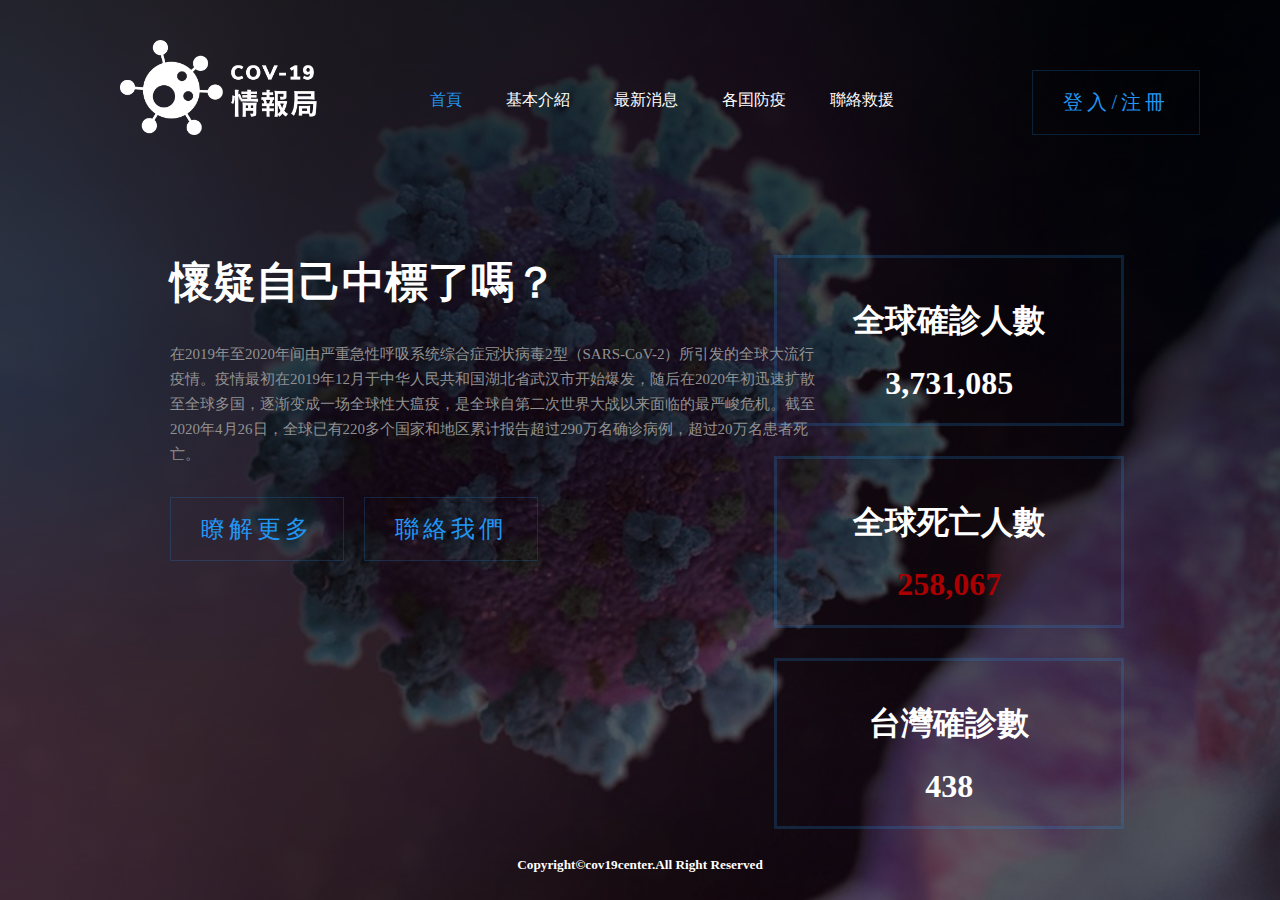
<file: index.html>
<!doctype html>
<html>
<head>
<meta charset="utf-8">
<title>COV-19 情報局</title>

<link rel="stylesheet" href="css/style.css">
<style type="text/css">
	
	#learnmore{
		float: left;
		margin: 0 10px 0 30px;
	}
	
	.inner{
		float: right;
		width: 40%;
	}
	
	.col{
		margin: 30px;
		padding-top: 20px;
		text-align: center;
		border: 3px solid #2196f333;
	}
	
	#deaths{
		color: #AA0002;
	}
	
</style>

	
</head>

<body>
	<div class="container">
		<div class="menu">
			<div class="nav-logo">
				<img src="imgs/logo.png" alt="">
			</div>
			<ul>
				<li class="nav-item" id="active"><a href="index.html">首頁</a></li>
				<li class="nav-item"><a href="index02.html">基本介紹</a></li>
				<li class="nav-item"><a href="index03.html">最新消息</a></li>
				<li class="nav-item"><a href="index04.html">各囯防疫</a></li>
				<li class="nav-item"><a href="index05.html">聯絡救援</a></li>
			</ul>
			
			<div class="signup-btn"><a href="#"><span>登入/注冊</span></a></div>
		</div>

		<div class="banner">
			<div class="app-text">
				<h1>懷疑自己中標了嗎？</h1>
				<p>在2019年至2020年间由严重急性呼吸系统综合症冠状病毒2型（SARS-CoV-2）所引发的全球大流行疫情。疫情最初在2019年12月于中华人民共和国湖北省武汉市开始爆发，随后在2020年初迅速扩散至全球多国，逐渐变成一场全球性大瘟疫，是全球自第二次世界大战以来面临的最严峻危机。截至2020年4月26日，全球已有220多个国家和地区累计报告超过290万名确诊病例，超过20万名患者死亡。
				</p>
				
				<div class="cta-btn" id="learnmore">
					<a href="index02.html">瞭解更多</a>
				</div>
				
				<div class="cta-btn" id="contactus">
					<a href="index05.html">聯絡我們</a>
				</div>
			</div>
			
			<div class="num">
				<div class="inner">
					<div class="col">
						<h1>全球確診人數</h1>
						<div class="counter"><h1>3,731,085</h1></div>
					</div>
					
					<div class="col">
						<h1>全球死亡人數</h1>
						<div class="counter" id="deaths"><h1>258,067</h1></div>
					</div>
					
					<div class="col">
						<h1>台灣確診數</h1>
						<div class="counter"><h1>438</h1></div>
					</div>
				</div>
			</div>
		</div>
		
		<footer><h5>Copyright©cov19center.All Right Reserved</h5></footer>
	</div>
	
	
	
    <script src="jquery.counterup.min.js"></script>
	
	<script>
      jQuery(document).ready(function($))
	  {
		$('.counter').counterUp({
			delay: 10,
			time: 1000
		});
			};
    </script>
	

</body>
</html>
</file>
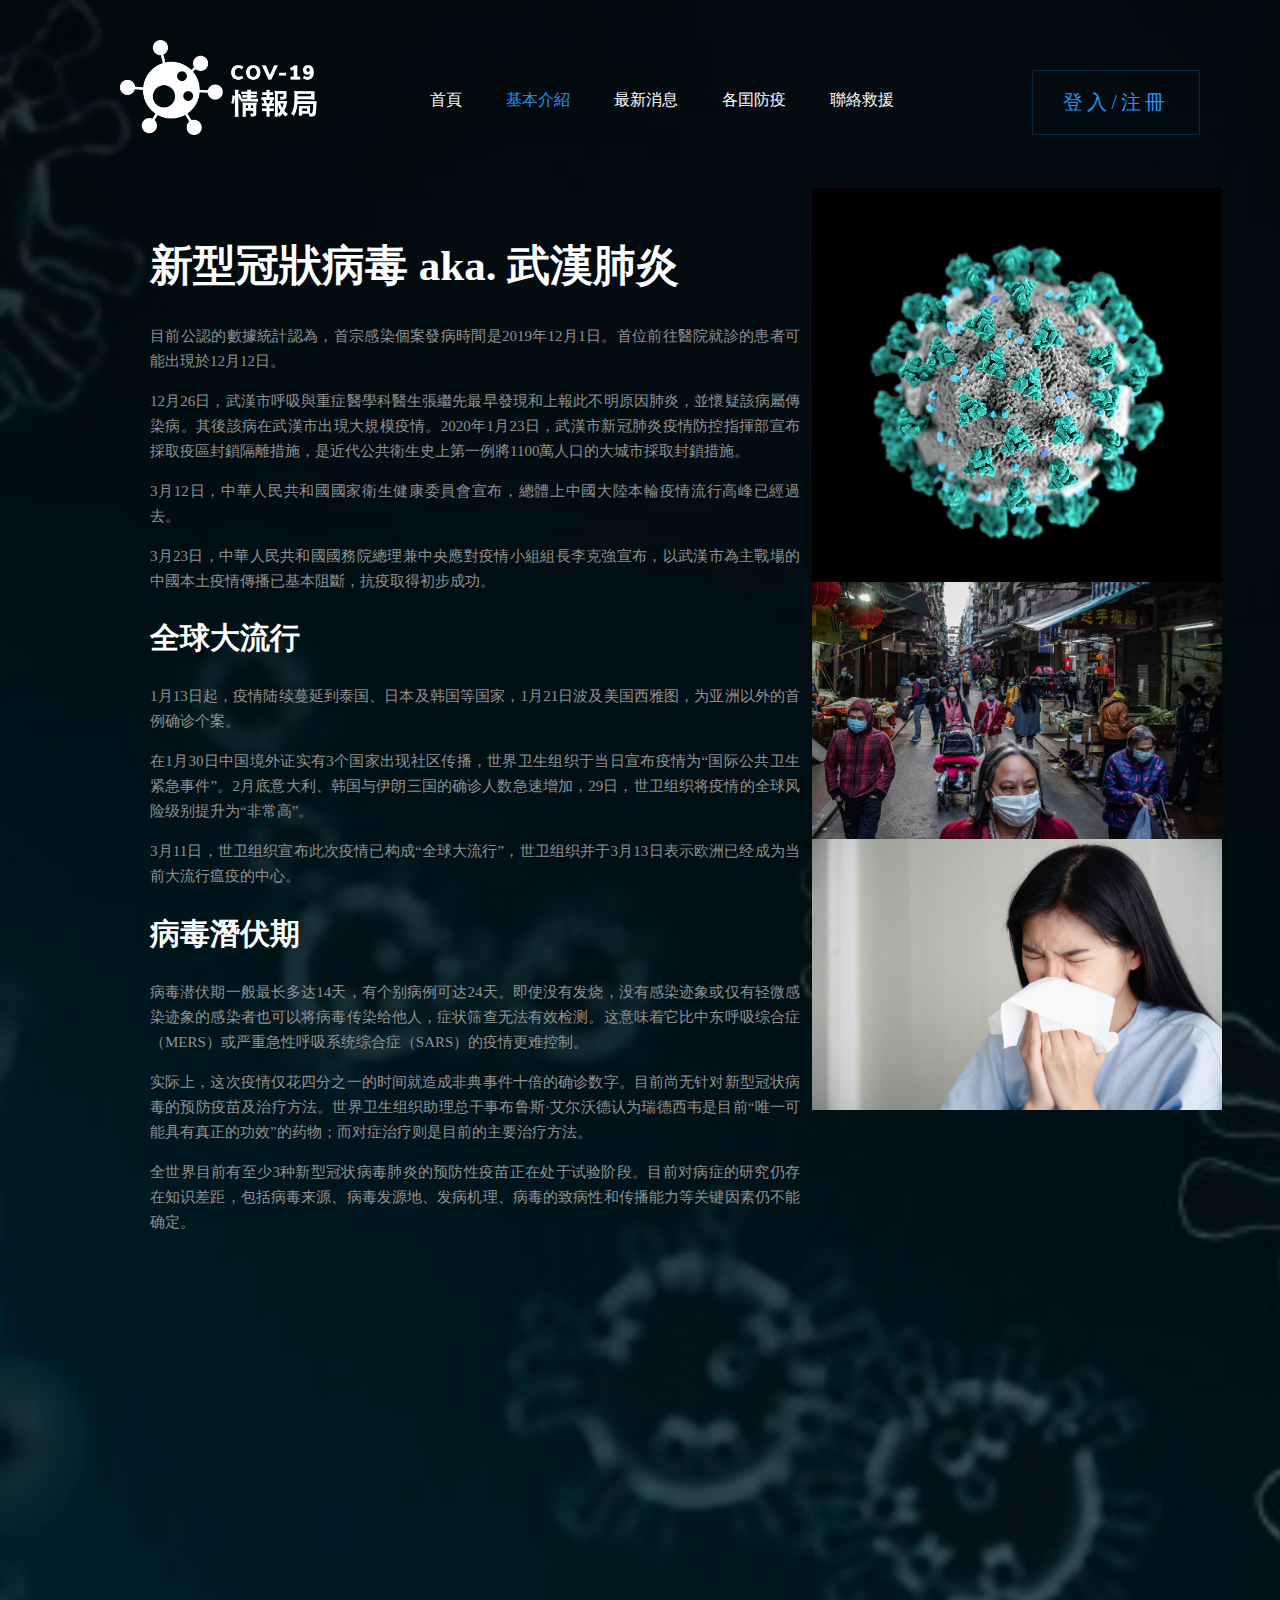
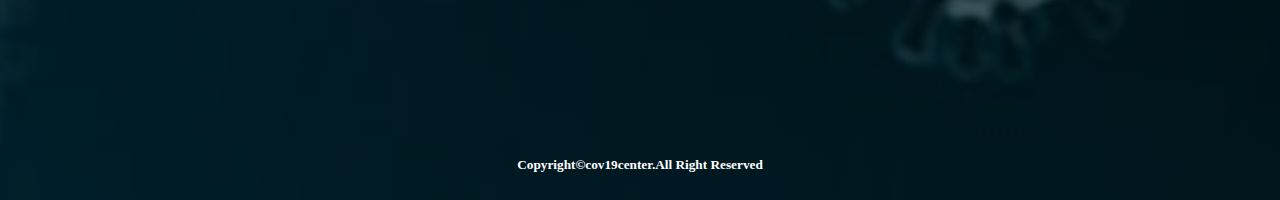
<file: index02.html>
<!doctype html>
<html>
<head>
<meta charset="utf-8">
<title>COV-19情報局 基本介紹</title>
	
<link rel="stylesheet" href="css/style.css">
<style type="text/css">
	
	.container-1{
		margin: 0 auto;
		height: 200vh;
		background-image: linear-gradient(rgba(0,0,0,0.8),rgba(0,0,0,0.6)),url(imgs/container1_img.jpg);
		background-position: center;
		background-size: cover;
		overflow-x: hidden;
		position: relative;
	}
	
	#content{
		margin:0 150px;
		width: 80%;
		position: absolute;
		color: #fff;
	}
	
	.content-text{
		width: 50%;
		float: left;
	}
	
	.content-text h1{
		font-size: 43px;
		width: 640px;
		position: relative;
	}
	
	.content-text h2{
		font-size: 30px;
		width: 640px;
		position: relative;
	}
	
	.content-text p{
		width: 650px;
		font-size: 15px;
		line-height: 25px;
		color: #919191;
		text-align:justify;
	}
	
	
	
</style>
</head>

<body>
	<div class="container-1">
		<div class="menu">
			<div class="nav-logo">
				<img src="imgs/logo.png" alt="">
			</div>
			<ul>
				<li class="nav-item"><a href="index.html">首頁</a></li>
				<li class="nav-item" id="active"><a href="index2.html">基本介紹</a></li>
				<li class="nav-item"><a href="index03.html">最新消息</a></li>
				<li class="nav-item"><a href="index04.html">各囯防疫</a></li>
				<li class="nav-item"><a href="index05.html">聯絡救援</a></li>
			</ul>
			
			<div class="signup-btn"><a href="#"><span>登入/注冊</span></a></div>
		</div>
		
		<div id="content">
			<div class="content-text">
				<h1>新型冠狀病毒 aka. 武漢肺炎</h1>
				<p>目前公認的數據統計認為，首宗感染個案發病時間是2019年12月1日。首位前往醫院就診的患者可能出現於12月12日。</p>
				<p>12月26日，武漢市呼吸與重症醫學科醫生張繼先最早發現和上報此不明原因肺炎，並懷疑該病屬傳染病。其後該病在武漢市出現大規模疫情。2020年1月23日，武漢市新冠肺炎疫情防控指揮部宣布採取疫區封鎖隔離措施，是近代公共衛生史上第一例將1100萬人口的大城市採取封鎖措施。</p>
				<p>3月12日，中華人民共和國國家衛生健康委員會宣布，總體上中國大陸本輪疫情流行高峰已經過去。</p>
				<p>3月23日，中華人民共和國國務院總理兼中央應對疫情小組組長李克強宣布，以武漢市為主戰場的中國本土疫情傳播已基本阻斷，抗疫取得初步成功。</p>
				
				<h2>全球大流行</h2>
				<p>1月13日起，疫情陆续蔓延到泰国、日本及韩国等国家，1月21日波及美国西雅图，为亚洲以外的首例确诊个案。</p>
				<p>在1月30日中国境外证实有3个国家出现社区传播，世界卫生组织于当日宣布疫情为“国际公共卫生紧急事件”。2月底意大利、韩国与伊朗三国的确诊人数急速增加，29日，世卫组织将疫情的全球风险级别提升为“非常高”。</p>
				<p>3月11日，世卫组织宣布此次疫情已构成“全球大流行”，世卫组织并于3月13日表示欧洲已经成为当前大流行瘟疫的中心。</p>
				
				<h2>病毒潛伏期</h2>
				<p>病毒潜伏期一般最长多达14天，有个别病例可达24天。即使没有发烧，没有感染迹象或仅有轻微感染迹象的感染者也可以将病毒传染给他人，症状筛查无法有效检测。这意味着它比中东呼吸综合症（MERS）或严重急性呼吸系统综合症（SARS）的疫情更难控制。</p>
				<p>实际上，这次疫情仅花四分之一的时间就造成非典事件十倍的确诊数字。目前尚无针对新型冠状病毒的预防疫苗及治疗方法。世界卫生组织助理总干事布鲁斯·艾尔沃德认为瑞德西韦是目前“唯一可能具有真正的功效”的药物；而对症治疗则是目前的主要治疗方法。</p>
				<p>全世界目前有至少3种新型冠状病毒肺炎的预防性疫苗正在处于试验阶段。目前对病症的研究仍存在知识差距，包括病毒来源、病毒发源地、发病机理、病毒的致病性和传播能力等关键因素仍不能确定。</p>
			</div>
			
			<div class="app-picture">
				<img src="imgs/app-picture1.jpg" alt="">
				<img src="imgs/app-picture2.jpg" alt="">
				<img src="imgs/app-picture3.jpg" alt="">
			</div>
		</div>
		
		
		<footer><h5>Copyright©cov19center.All Right Reserved</h5></footer>
		
	</div>
	
	

</body>
</html>
</file>
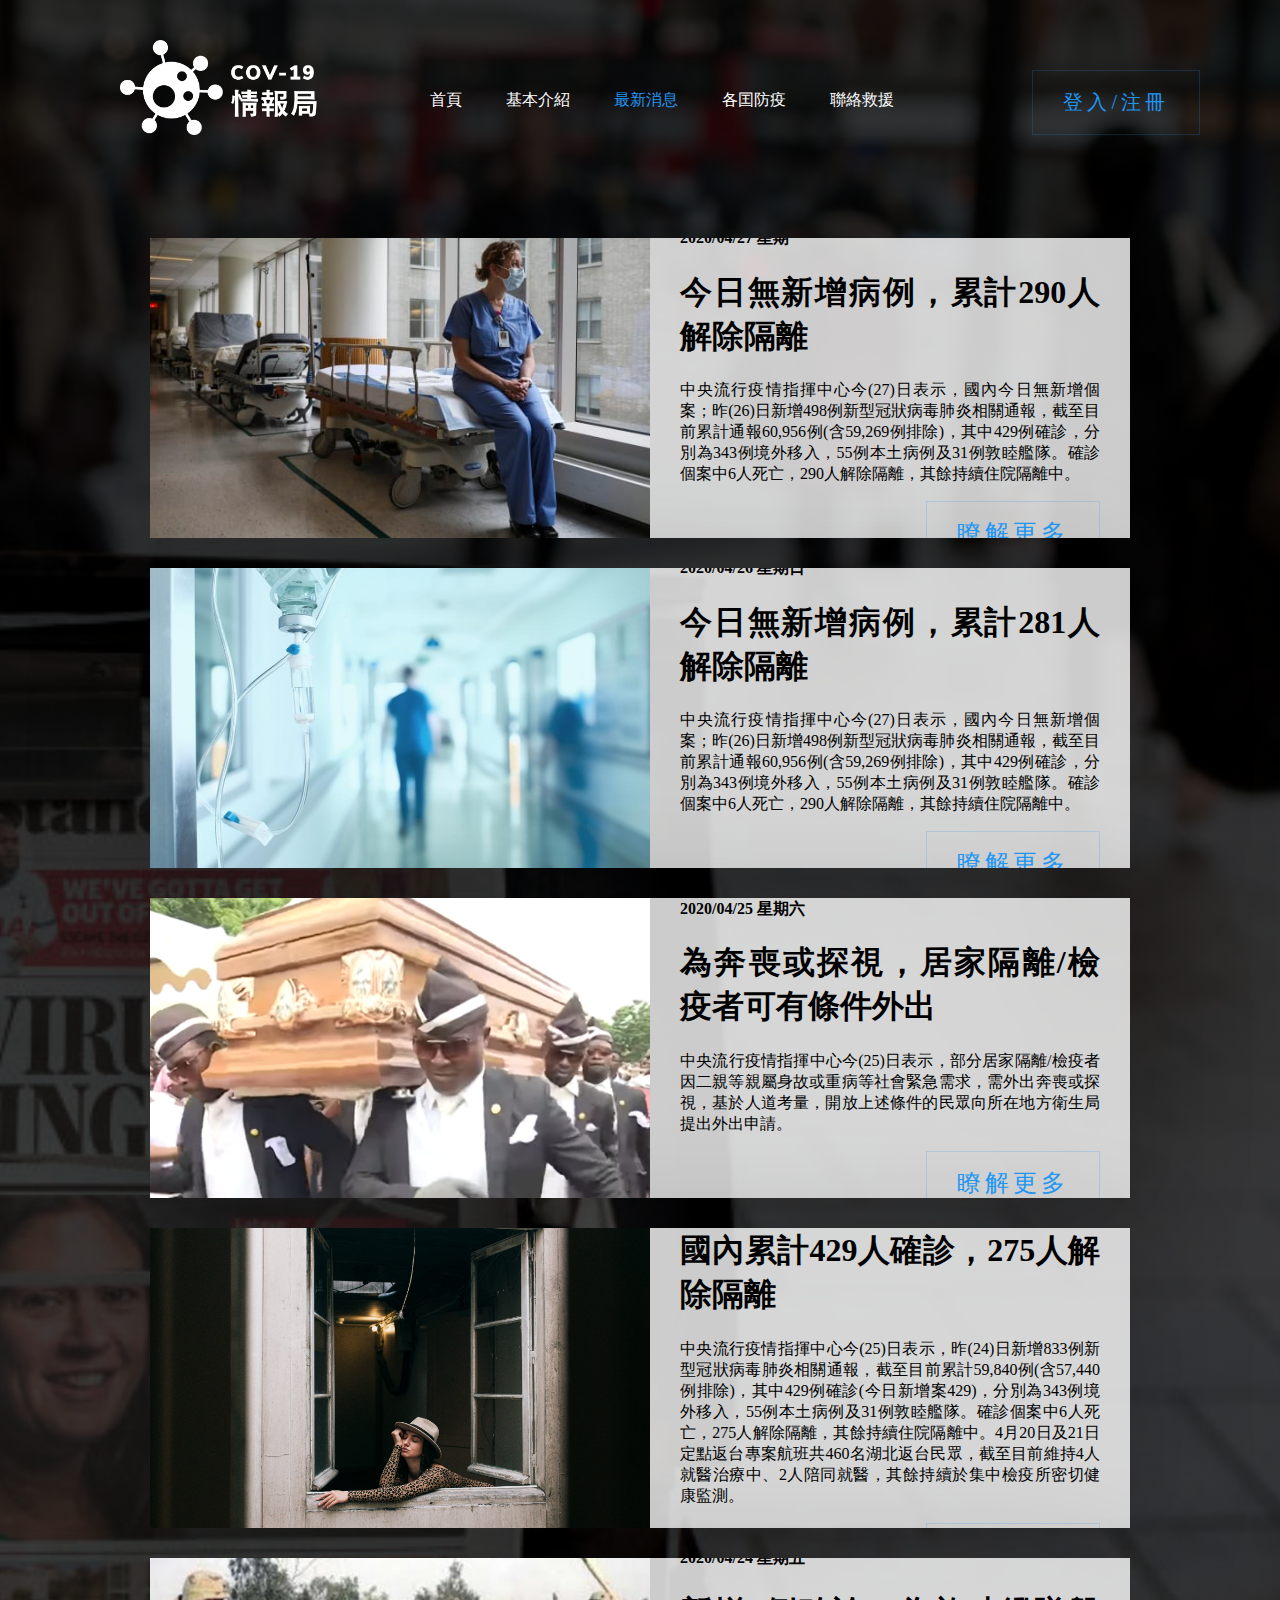
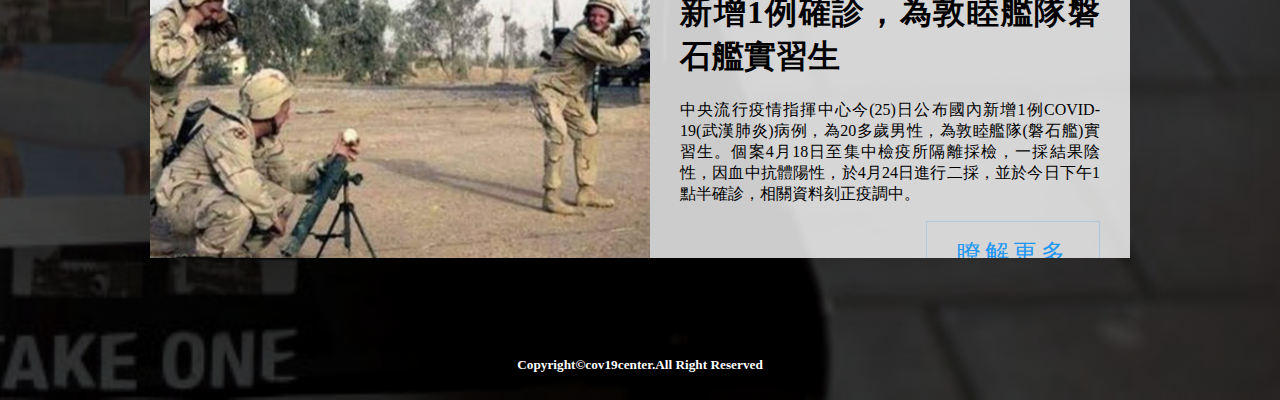
<file: index03.html>
<!doctype html>
<html>
<head>
<meta charset="utf-8">
<title>COV19情報局 最新消息</title>

<link rel="stylesheet" href="css/style.css">
<style type="text/css">
	
	.container-2{
		margin: 0 auto;
		height: 2000px;
		background-image: linear-gradient(rgba(0,0,0,0.8),rgba(0,0,0,0.6)),url(imgs/container2_img.jpg);
		background-position: center;
		background-size: cover;
		overflow-x: hidden;
		position: relative;
	}
	
	.news{
		margin:30px 150px;
		height: 300px;
		display: flex;
		align-items:center;
		background-color:rgba(255,255,255,0.8);
		box-shadow: 0 1.4rem 8rem rgba(0,0,0,.2);
		overflow: hidden;
	}
	
	.news .img-container{
		width: 500px;
		padding-top: 300px;
		overflow: hidden;
		position: absolute;
	}
	
	.news .img-container img{
		width:600px;
		position: absolute;
		top: 50%;
		left: 50%;
		transform: translate(-50%,-50%);
		
	}
	
	.news-info{
		position:relative;
		margin-left: 500px;
		text-align: justify;
		padding: 30px;
	}
	
	
	#news-cta{
		float: right;
	}
	
</style>
	
</head>

<body>
	<div class="container-2">
		<div class="menu">
			<div class="nav-logo">
				<img src="imgs/logo.png" alt="">
			</div>
			<ul>
				<li class="nav-item"><a href="index.html">首頁</a></li>
				<li class="nav-item"><a href="index02.html">基本介紹</a></li>
				<li class="nav-item"  id="active"><a href="index03.html">最新消息</a></li>
				<li class="nav-item"><a href="index04.html">各囯防疫</a></li>
				<li class="nav-item"><a href="index05.html">聯絡救援</a></li>
			</ul>
			
			<div class="signup-btn"><a href="#"><span>登入/注冊</span></a></div>
		</div>

		<div class="news">
			<div class="img-container">
				<img src="imgs/news1.jpeg" alt="">
			</div>
			
			<div class="news-info">
				<h4>2020/04/27 星期一</h4>
				<h1>今日無新增病例，累計290人解除隔離</h1>
				<p>中央流行疫情指揮中心今(27)日表示，國內今日無新增個案；昨(26)日新增498例新型冠狀病毒肺炎相關通報，截至目前累計通報60,956例(含59,269例排除)，其中429例確診，分別為343例境外移入，55例本土病例及31例敦睦艦隊。確診個案中6人死亡，290人解除隔離，其餘持續住院隔離中。</p>
				
				<div class="cta-btn" id="news-cta">
					<a href="#">瞭解更多</a>
				</div>
			</div>
		</div>
		
		<div class="news">
			<div class="img-container">
				<img src="imgs/news2.jpg" alt="">
			</div>
			
			<div class="news-info">
				<h4>2020/04/26 星期日</h4>
				<h1>今日無新增病例，累計281人解除隔離</h1>
				<p>中央流行疫情指揮中心今(27)日表示，國內今日無新增個案；昨(26)日新增498例新型冠狀病毒肺炎相關通報，截至目前累計通報60,956例(含59,269例排除)，其中429例確診，分別為343例境外移入，55例本土病例及31例敦睦艦隊。確診個案中6人死亡，290人解除隔離，其餘持續住院隔離中。</p>
				
				<div class="cta-btn" id="news-cta">
					<a href="#">瞭解更多</a>
				</div>
			</div>
		</div>
		
		<div class="news">
			<div class="img-container">
				<img src="imgs/news3.jpg" alt="">
			</div>
			
			<div class="news-info">
				<h4>2020/04/25 星期六</h4>
				<h1>為奔喪或探視，居家隔離/檢疫者可有條件外出</h1>
				<p>中央流行疫情指揮中心今(25)日表示，部分居家隔離/檢疫者因二親等親屬身故或重病等社會緊急需求，需外出奔喪或探視，基於人道考量，開放上述條件的民眾向所在地方衛生局提出外出申請。</p>
				
				<div class="cta-btn" id="news-cta">
					<a href="#">瞭解更多</a>
				</div>
			</div>
		</div>
		
		<div class="news">
			<div class="img-container">
				<img src="imgs/news4.jpg" alt="">
			</div>
			
			<div class="news-info">
				<h4>2020/04/24 星期五</h4>
				<h1>國內累計429人確診，275人解除隔離</h1>
				<p>中央流行疫情指揮中心今(25)日表示，昨(24)日新增833例新型冠狀病毒肺炎相關通報，截至目前累計59,840例(含57,440例排除)，其中429例確診(今日新增案429)，分別為343例境外移入，55例本土病例及31例敦睦艦隊。確診個案中6人死亡，275人解除隔離，其餘持續住院隔離中。4月20日及21日定點返台專案航班共460名湖北返台民眾，截至目前維持4人就醫治療中、2人陪同就醫，其餘持續於集中檢疫所密切健康監測。</p>
				
				<div class="cta-btn" id="news-cta">
					<a href="#">瞭解更多</a>
				</div>
			</div>
		</div>
		
		<div class="news">
			<div class="img-container">
				<img src="imgs/news5.jpg" alt="">
			</div>
			
			<div class="news-info">
				<h4>2020/04/24 星期五</h4>
				<h1>新增1例確診，為敦睦艦隊磐石艦實習生</h1>
				<p>中央流行疫情指揮中心今(25)日公布國內新增1例COVID-19(武漢肺炎)病例，為20多歲男性，為敦睦艦隊(磐石艦)實習生。個案4月18日至集中檢疫所隔離採檢，一採結果陰性，因血中抗體陽性，於4月24日進行二採，並於今日下午1點半確診，相關資料刻正疫調中。</p>
				
				<div class="cta-btn" id="news-cta">
					<a href="#">瞭解更多</a>
				</div>
			</div>
		</div>
		
		<footer><h5>Copyright©cov19center.All Right Reserved</h5></footer>
		
		
	</div>
	
	
</body>
</html>
</file>
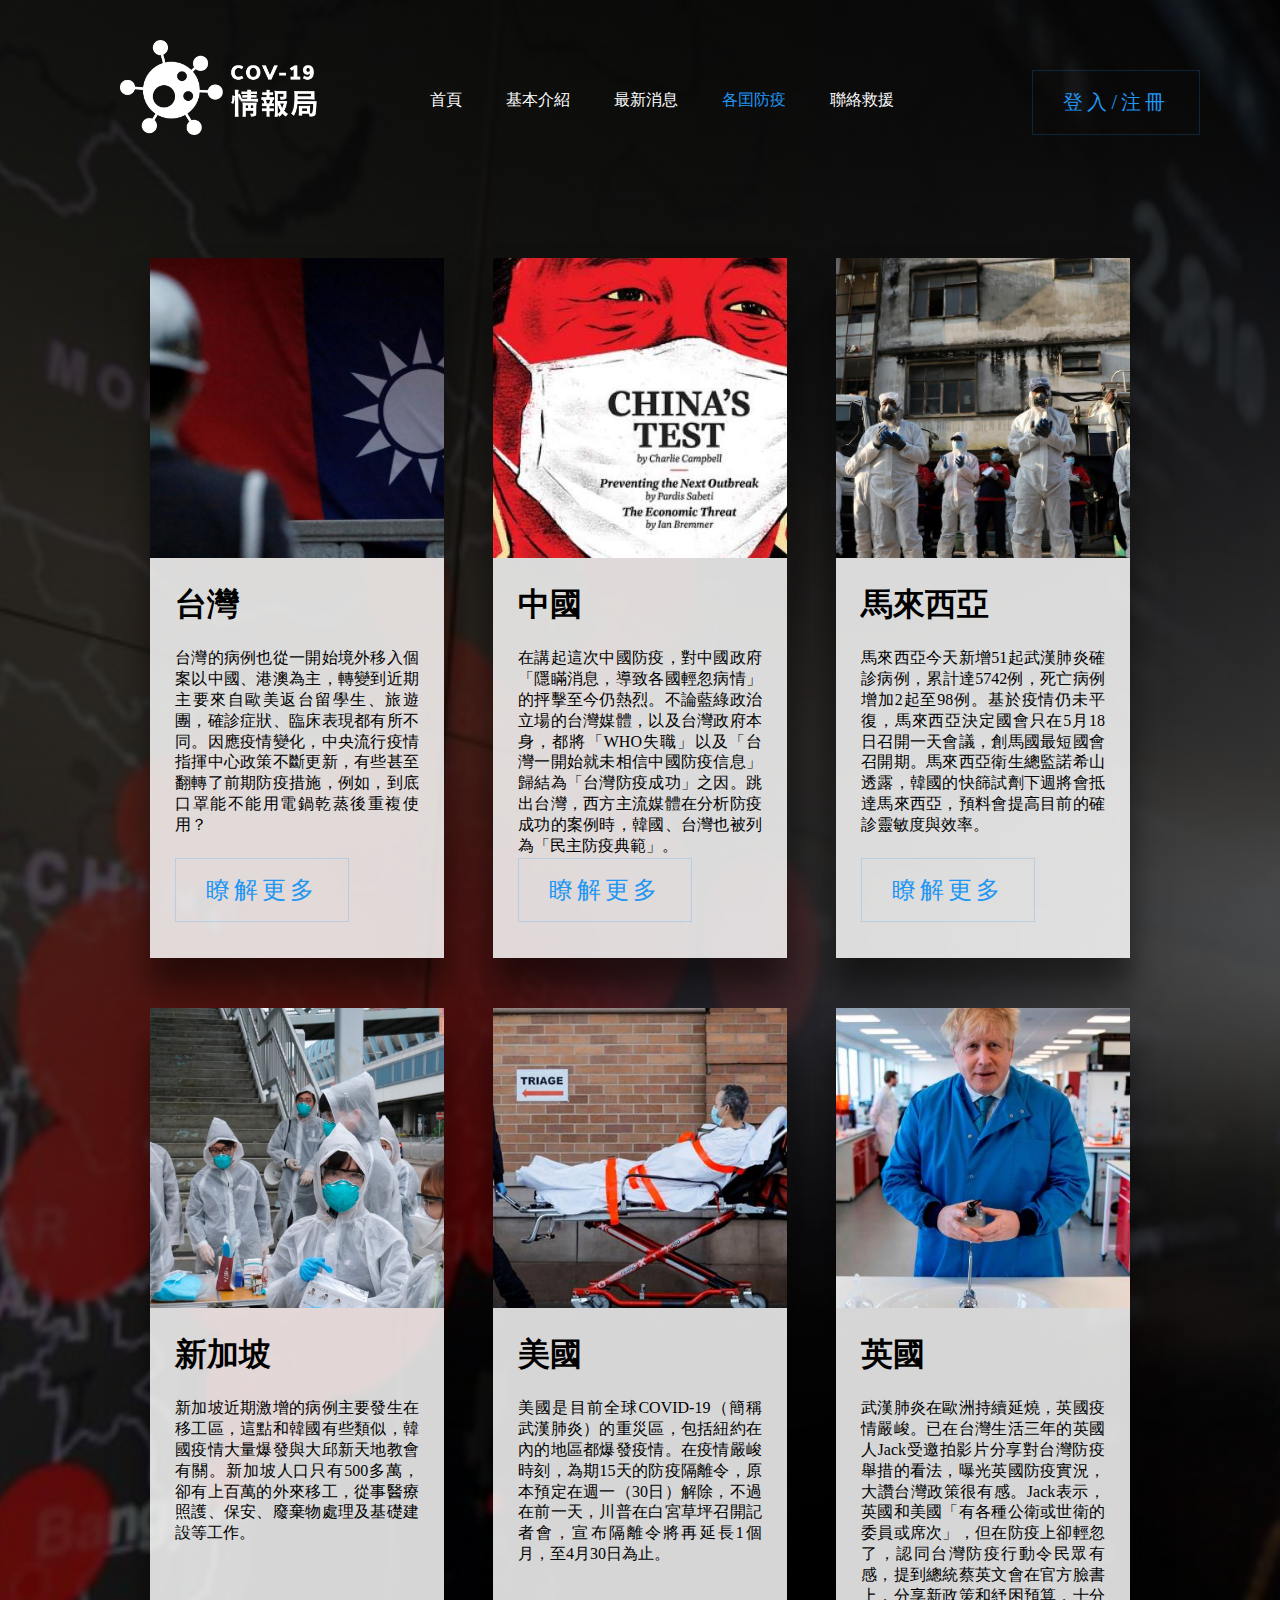
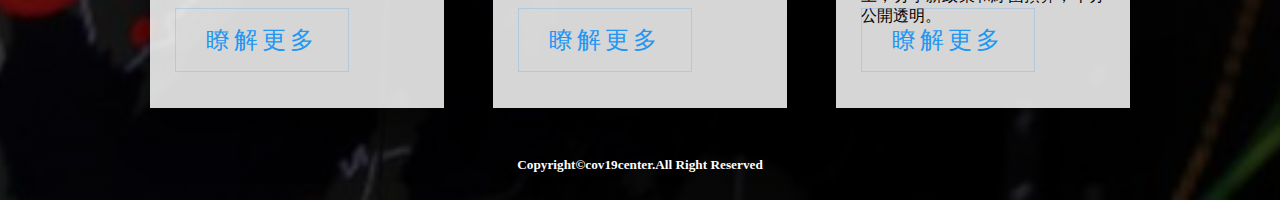
<file: index04.html>
<!doctype html>
<html>
<head>
<meta charset="utf-8">
<title>COV19情報局 各國措施</title>
	
<link rel="stylesheet" href="css/style.css">
<style type="text/css">
	
	.container3{
		margin: 0.auto;
		height: 200vh;
		background-image: linear-gradient(rgba(0,0,0,0.8),rgba(0,0,0,0.6)),url(imgs/container3_img.jpg);
		background-position: center;
		background-size: cover;
		overflow-x: hidden;
		position: relative;
	}
	
	.content{
		display: flex;
		flex-wrap: wrap;
		justify-content: space-between;
		margin:0 150px;
	}
	
	.card{
		position: relative;
		width: 30%;
		margin-top: 50px;
		height: 700px;
		background-color:rgba(255,255,255,0.84);
		box-shadow: 0 30px 30px rgba(0,0,0,.5);
		float: left;
	}
	
	.card .img_container{
		width: 100%;
		padding-top: 300px;
		overflow: hidden;
		position: relative;
	}
	
	.card .img_container img{
		width: 600px;
		position: absolute;
		top: 50%;
		left: 50%;
		transform: translate(-50%,-50%);
	}

	.card-intro{
		margin: 25px;
		height: 250px;
		
	}
	
	.card-intro p{
		text-align: justify;
		line-height: 1.3;
	}
	
	#card1_btn{
		margin-left: 15px;
	}
	
	#card2_btn{
		margin-left: 15px;
	}
	
	#card3_btn{
		margin-left: 15px;
	}
	
	#card4_btn{
		margin-left: 15px;
	}
	
	#card5_btn{
		margin-left: 15px;
	}
	
	#card6_btn{
		margin-left: 15px;
	}
	
	
	
	
	</style>
</head>

<body>
	<div class="container3">
		<div class="menu">
			<div class="nav-logo">
				<img src="imgs/logo.png" alt="">
			</div>
			<ul>
				<li class="nav-item"><a href="index.html">首頁</a></li>
				<li class="nav-item"><a href="index02.html">基本介紹</a></li>
				<li class="nav-item"><a href="index03.html">最新消息</a></li>
				<li class="nav-item" id="active"><a href="index04.html">各囯防疫</a></li>
				<li class="nav-item"><a href="index05.html">聯絡救援</a></li>
			</ul>
			
			<div class="signup-btn"><a href="#"><span>登入/注冊</span></a></div>
		</div>
		
		<div class="content">
			<div class="card">
				<div class="img_container">
				<img src="imgs/cards_img1.jpg" alt=""></div>
				<div class="card-intro">
					<h1>台灣</h1>
					<p>台灣的病例也從一開始境外移入個案以中國、港澳為主，轉變到近期主要來自歐美返台留學生、旅遊團，確診症狀、臨床表現都有所不同。因應疫情變化，中央流行疫情指揮中心政策不斷更新，有些甚至翻轉了前期防疫措施，例如，到底口罩能不能用電鍋乾蒸後重複使用？</p>
				</div>
				
				<div class="cta-btn" id="card1_btn">
					<a href="#">瞭解更多</a>
				</div>
			</div>
			
			<div class="card">
				<div class="img_container">
				<img src="imgs/cards_img2.jpg" alt=""></div>
				<div class="card-intro">
					<h1>中國</h1>
					<p>在講起這次中國防疫，對中國政府「隱瞞消息，導致各國輕忽病情」的抨擊至今仍熱烈。不論藍綠政治立場的台灣媒體，以及台灣政府本身，都將「WHO失職」以及「台灣一開始就未相信中國防疫信息」歸結為「台灣防疫成功」之因。跳出台灣，西方主流媒體在分析防疫成功的案例時，韓國、台灣也被列為「民主防疫典範」。</p>
				</div>
				
				<div class="cta-btn" id="card2_btn">
					<a href="#">瞭解更多</a>
				</div>
			</div>
			
			<div class="card">
				<div class="img_container">
				<img src="imgs/cards_img3.jpg" alt=""></div>
				<div class="card-intro">
					<h1>馬來西亞</h1>
					<p>馬來西亞今天新增51起武漢肺炎確診病例，累計達5742例，死亡病例增加2起至98例。基於疫情仍未平復，馬來西亞決定國會只在5月18日召開一天會議，創馬國最短國會召開期。馬來西亞衛生總監諾希山透露，韓國的快篩試劑下週將會抵達馬來西亞，預料會提高目前的確診靈敏度與效率。</p>
				</div>
				
				<div class="cta-btn" id="card3_btn">
					<a href="#">瞭解更多</a>
				</div>
			</div>
			
			<div class="card">
				<div class="img_container">
				<img src="imgs/cards_img4.jpg" alt=""></div>
				<div class="card-intro">
					<h1>新加坡</h1>
					<p>新加坡近期激增的病例主要發生在移工區，這點和韓國有些類似，韓國疫情大量爆發與大邱新天地教會有關。新加坡人口只有500多萬，卻有上百萬的外來移工，從事醫療照護、保安、廢棄物處理及基礎建設等工作。</p>
				</div>
				
				<div class="cta-btn" id="card4_btn">
					<a href="#">瞭解更多</a>
				</div>
			</div>
			
			<div class="card">
				<div class="img_container">
				<img src="imgs/cards_img5.jpg" alt=""></div>
				<div class="card-intro">
					<h1>美國</h1>
					<p>美國是目前全球COVID-19（簡稱武漢肺炎）的重災區，包括紐約在內的地區都爆發疫情。在疫情嚴峻時刻，為期15天的防疫隔離令，原本預定在週一（30日）解除，不過在前一天，川普在白宮草坪召開記者會，宣布隔離令將再延長1個月，至4月30日為止。</p>
				</div>
				
				<div class="cta-btn" id="card5_btn">
					<a href="#">瞭解更多</a>
				</div>
			</div>
			
			<div class="card">
				<div class="img_container">
				<img src="imgs/cards_img6.jpg" alt=""></div>
				<div class="card-intro">
					<h1>英國</h1>
					<p>武漢肺炎在歐洲持續延燒，英國疫情嚴峻。已在台灣生活三年的英國人Jack受邀拍影片分享對台灣防疫舉措的看法，曝光英國防疫實況，大讚台灣政策很有感。Jack表示，英國和美國「有各種公衛或世衛的委員或席次」，但在防疫上卻輕忽了，認同台灣防疫行動令民眾有感，提到總統蔡英文會在官方臉書上，分享新政策和紓困預算，十分公開透明。</p>
				</div>
				
				<div class="cta-btn" id="card6_btn">
					<a href="#">瞭解更多</a>
				</div>
			</div>
			
		</div>
		
		<footer><h5>Copyright©cov19center.All Right Reserved</h5></footer>
		
		
		
	</div>
</body>
</html>
</file>
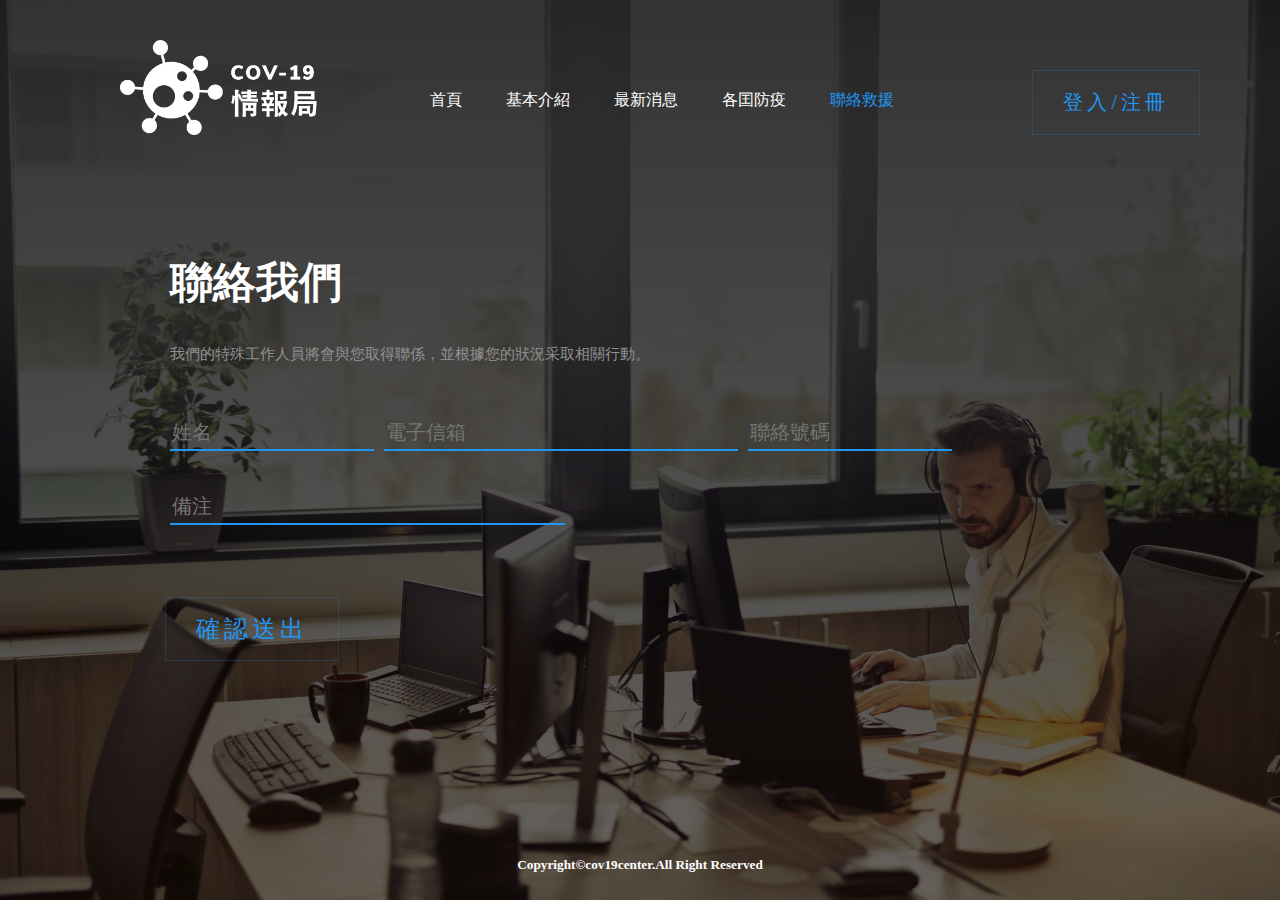
<file: index05.html>
<!doctype html>
<html>
<head>
<meta charset="utf-8">
<title>COV19情報局 聯絡救援</title>
<link rel="stylesheet" href="css/style.css">
<style type="text/css">
	
	.container4{
		margin: 0 auto;
		height: 100vh;
		background-image: linear-gradient(rgba(0,0,0,0.8),rgba(0,0,0,0.6)),url(imgs/container4_img.jpeg);
		background-position: center;
		background-size: cover;
		overflow-x: hidden;
		position: relative;
	}
	
	.form{
		position: absolute;
		margin-left: 40px;
	}
	
	input{
		float: left;
		width: 200px;
		height:30px;
		margin: 20px 0;
		background-color:transparent;
		border: none;
		border-bottom: 2px solid #2196f3;
	}
	
	input[type=text]{
		color: #ffffff;
		font-family: 'GenSekiGothic TW TTF';
		font-size: 20px;
	}
	
	.email{
		width: 350px;
		margin-left: 10px;
	}
	
	.number{
		margin-left: 10px;
	}
	.note{
		width: 50%;
	}
	
	
	::-webkit-input-placeholder{
		font-family: 'GenSekiGothic TW TTF';
		font-size: 20px;
		color: rgba(120,120,120,);
	}
	
	#send{
		position: absolute;
		margin-top: 200px;
		margin-left: 25px;
		
	}
	
	
	

</style>
</head>

<body>
	<div class="container4">
		<div class="menu">
			<div class="nav-logo">
				<img src="imgs/logo.png" alt="">
			</div>
			<ul>
				<li class="nav-item"><a href="index.html">首頁</a></li>
				<li class="nav-item"><a href="index02.html">基本介紹</a></li>
				<li class="nav-item"><a href="index03.html">最新消息</a></li>
				<li class="nav-item"><a href="index04.html">各囯防疫</a></li>
				<li class="nav-item" id="active"><a href="index05.html">聯絡救援</a></li>
			</ul>
			
			<div class="signup-btn"><a href="#"><span>登入/注冊</span></a></div>
		</div>
		
		<div class="banner" id="form">
			<div class="app-text">
				<h1>聯絡我們</h1>
				<p>我們的特殊工作人員將會與您取得聯係，並根據您的狀況采取相關行動。</p>
				<div class="form">
					<form>
						<input type="text" class="name" placeholder="姓名">
						<input type="text" class="email" placeholder="電子信箱">
						<input type="text" class="number" placeholder="聯絡號碼">
						<br><input type="text" class="note" placeholder="備注">
					</form>
				</div>
				
				<div class="cta-btn" id="send">
					<a href="#">確認送出</a>
				</div>
			</div>
		</div>
	</div>
	
	<footer><h5>Copyright©cov19center.All Right Reserved</h5></footer>
</body>
</html>
</file>
<file: css/style.css>
@charset "utf-8";
/* CSS Document */

body{
		margin: 0;
		padding: 0; 
		background-color: #42455a;
	}
	
	h1,h2,h3,h4,h5,h6,a,p,span{
		font-family: "GenSekiGothic TW TTF Regular";
		
	}
	
	.container{
		margin:0 auto;
		height: 100vh;
		background-image: linear-gradient(rgba(0,0,0,0.8),rgba(0,0,0,0.6)),url( ../imgs/cover-picture.jpg);
		background-position: center;
		background-size: cover;
		overflow-x: hidden;
		position: relative;
		
	}
	
	.menu{
		display:flex;
		padding: 40px 120px;
	}
	
	.nav-logo img{
		width: 200px;
	}

	.menu ul{
		display: inline;
		margin:50px;
	}
	
	.menu ul li{
		display: inline-block;
		list-style: none;
		margin: 0 20px;
		color:#255784;
		cursor: pointer;
	}
	
	.menu ul li a{
		text-decoration: none;
		color: #fff;
	}
	
	.menu ul .nav-item::after{
		content: "";
		width: 0;
		height: 2px;
		background-color: #2196f3;
		display: block;
		margin-top: 5px;
		transition: 0.5s;
	}
	
	.menu ul .nav-item:hover::after{
		width:100%;
	}

	#active a{
		color: #2196f3;
	}
	
	.logo img{
		width: 50px;
		padding: 50px 
		
	}
	
	.signup-btn{
		top: 70px;
		right: 80px;
		position: absolute;
		text-decoration: none;
		color: #fff;
	}
	
	.signup-btn a{
		position: relative;
	  	display: inline-block;
	  	padding:10px;
	  	color: #2196f3;
	  	letter-spacing: 4px;
	  	text-decoration: none;
	  	font-size: 20px;
	  	overflow: hidden;
	  	transition: 0.2s;
		border:1px solid #2196f333;
	}
	
	.signup-btn a:hover{
		color: #fff;
		background: #2196f3;
		box-shadow: 0 0 10px #2196f3, 0 0 40px #2196f3, 0 0 80px #2196f3;
	}
	
	.signup-btn span{
		display: block;
		padding: 8px 20px;
	}
	
	.banner{
		width: 80%;
		height: 150px;
		top: 25%;
		left: 130px;
		position: absolute;
		color: #fff;
	}

	.app-text{
		width: 50%;
		float: left;
	}
	
	.app-text h1{
		font-size: 43px;
		width: 640px;
		position: relative;
		margin-left: 40px;
	}

	.app-text h2{
		font-size: 30px;
		width: 640px;
		position: relative;
		margin-left: 40px;
	}
	
	.app-text p{
		width: 650px;
		font-size: 15px;
		margin: 30px 0 30px 40px;
		line-height: 25px;
		color: #919191;
	}
	
	.app-picture{
		width: 50%;
		float: right;
	}
	
	.app-picture img{
		width: 80%;
		margin-top: -20px;
		padding-left: 150px;
	}
	
	.cta-btn a{
		margin-left: 10px;
	  	position: relative;
	  	display: inline-block;
	  	padding: 15px 30px;
	  	color: #2196f3;
	  	letter-spacing: 4px;
	  	text-decoration: none;
	  	font-size: 24px;
	  	overflow: hidden;
	  	transition: 0.2s;
		border:1px solid #2196f333;
	}
	
	.cta-btn a:hover{
		color: #fff;
		background: #2196f3;
		box-shadow: 0 0 10px #2196f3, 0 0 40px #2196f3, 0 0 80px #2196f3;
	}
	
	.contents{
		flex-basis: 50%;
	}
	
	.contents h3{
		color: #fff;
		margin-left: 10px;
	}
	
	
	.contents a{
		text-decoration: none;
		color: #fff;
		font-size: 13px;
		margin: 0 10px;
	}
	
	.contents p{
		text-align: right;
		margin-top: 10px;
	}

footer{
	position: absolute;
	width: 100%;
	bottom: 5px;
	color:#fff;
		
}

footer h5{
	text-align: center;
}
</file>
